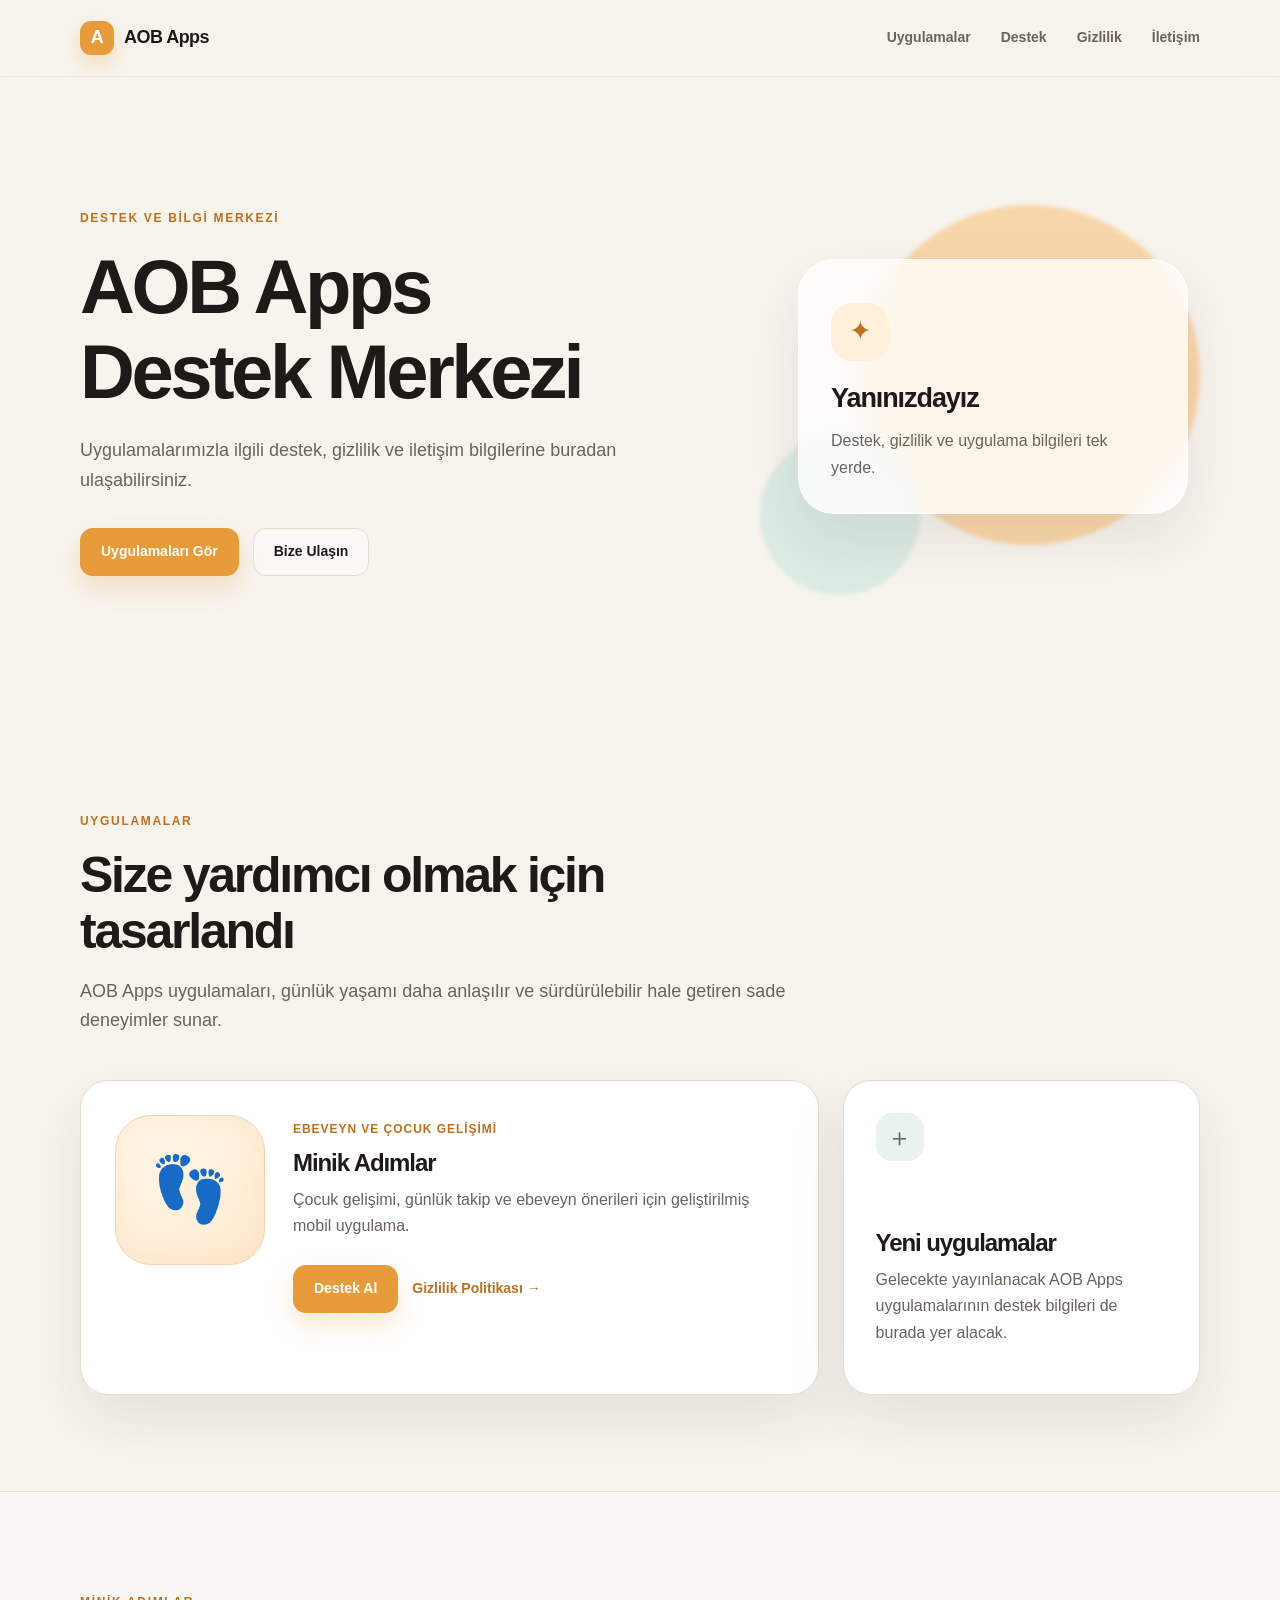
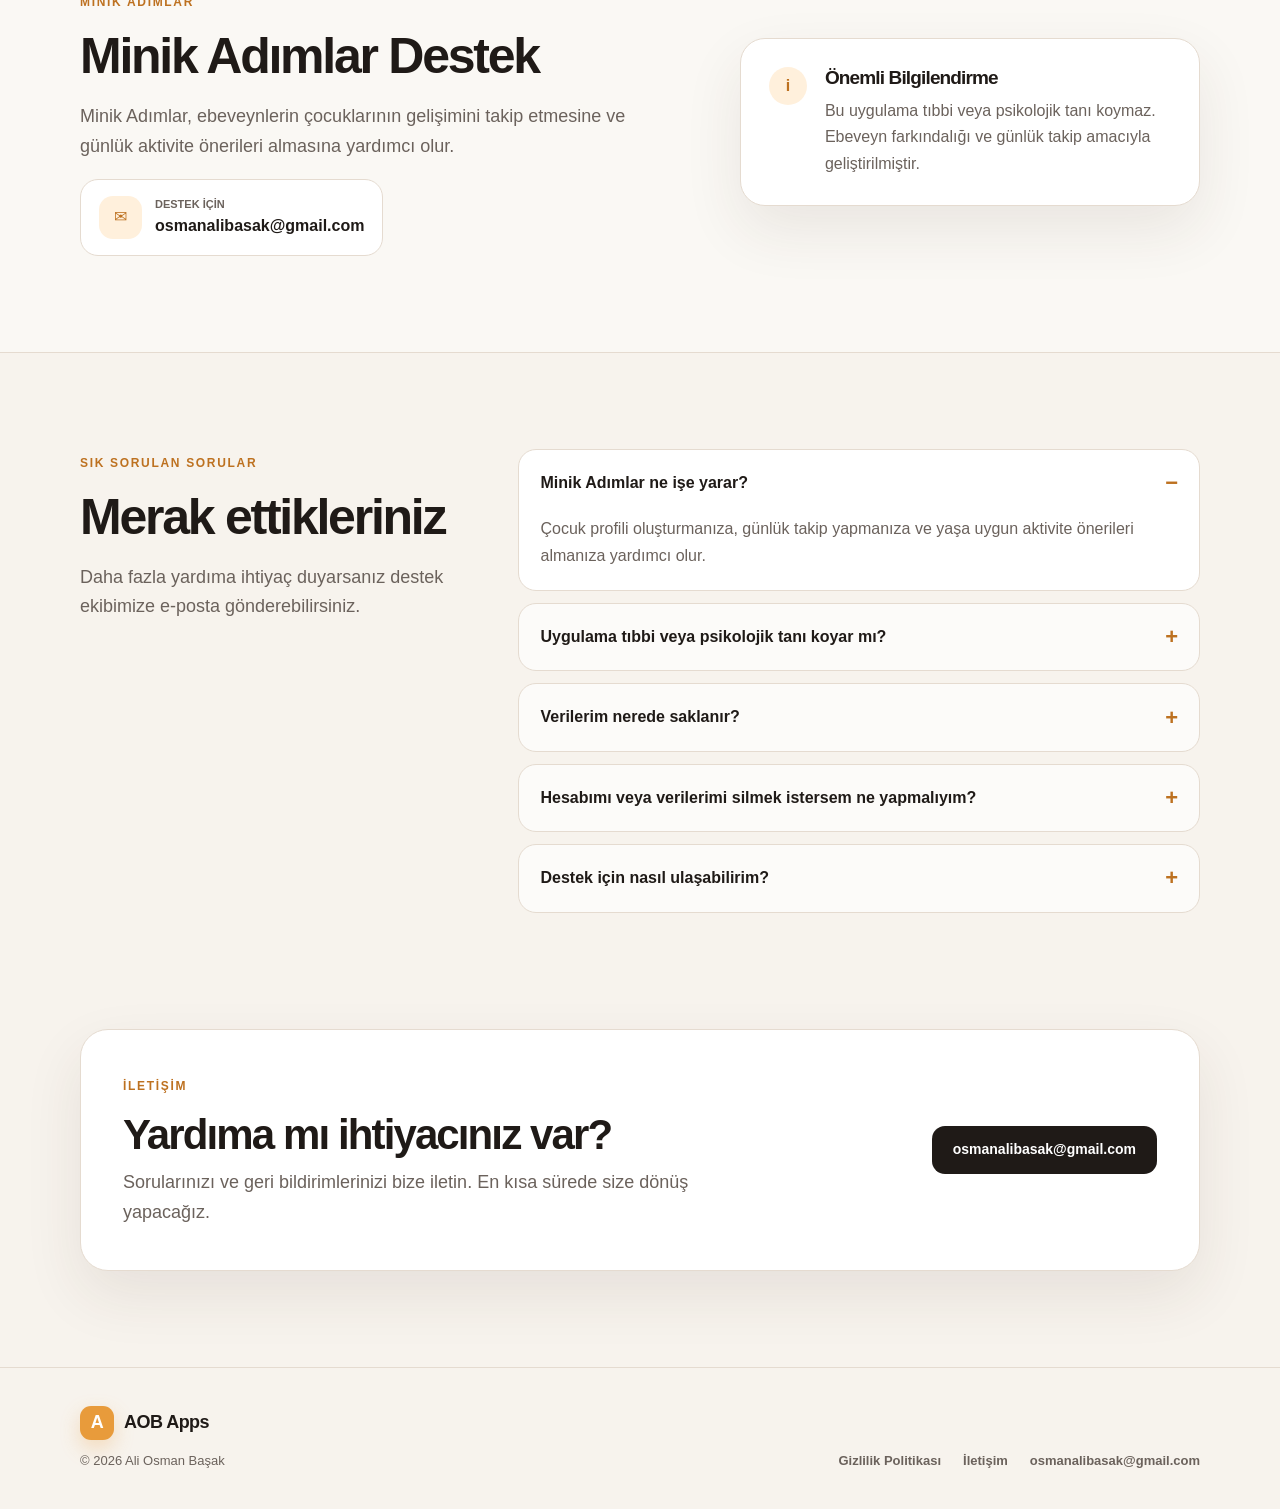
<file: index.html>
<!doctype html>
<html lang="tr">
  <head>
    <meta charset="UTF-8" />
    <meta name="viewport" content="width=device-width, initial-scale=1.0" />
    <meta
      name="description"
      content="AOB Apps tarafından geliştirilen mobil uygulamalar için destek, gizlilik politikası ve iletişim bilgileri."
    />
    <meta name="theme-color" content="#F7F3ED" />
    <title>AOB Apps Destek Merkezi</title>
    <link rel="stylesheet" href="styles.css" />
  </head>
  <body>
    <header class="site-header">
      <div class="container header-inner">
        <a class="brand" href="index.html" aria-label="AOB Apps ana sayfa">
          <span class="brand-mark" aria-hidden="true">A</span>
          <span>AOB Apps</span>
        </a>
        <nav class="navigation" aria-label="Ana navigasyon">
          <a href="#uygulamalar">Uygulamalar</a>
          <a href="#destek">Destek</a>
          <a href="privacy.html">Gizlilik</a>
          <a href="contact.html">İletişim</a>
        </nav>
      </div>
    </header>

    <main>
      <section class="hero">
        <div class="container hero-grid">
          <div>
            <span class="eyebrow">Destek ve bilgi merkezi</span>
            <h1>AOB Apps Destek Merkezi</h1>
            <p class="hero-copy">
              Uygulamalarımızla ilgili destek, gizlilik ve iletişim bilgilerine
              buradan ulaşabilirsiniz.
            </p>
            <div class="hero-actions">
              <a class="button button-primary" href="#uygulamalar"
                >Uygulamaları Gör</a
              >
              <a class="button button-secondary" href="mailto:osmanalibasak@gmail.com"
                >Bize Ulaşın</a
              >
            </div>
          </div>
          <div class="hero-visual" aria-hidden="true">
            <div class="visual-orbit orbit-one"></div>
            <div class="visual-orbit orbit-two"></div>
            <div class="visual-card">
              <span class="visual-icon">✦</span>
              <strong>Yanınızdayız</strong>
              <span>Destek, gizlilik ve uygulama bilgileri tek yerde.</span>
            </div>
          </div>
        </div>
      </section>

      <section class="section" id="uygulamalar">
        <div class="container">
          <div class="section-heading">
            <span class="eyebrow">Uygulamalar</span>
            <h2>Size yardımcı olmak için tasarlandı</h2>
            <p>
              AOB Apps uygulamaları, günlük yaşamı daha anlaşılır ve
              sürdürülebilir hale getiren sade deneyimler sunar.
            </p>
          </div>

          <div class="apps-grid">
            <article class="app-card">
              <div class="app-icon" aria-hidden="true">👣</div>
              <div class="app-card-content">
                <span class="app-label">Ebeveyn ve çocuk gelişimi</span>
                <h3>Minik Adımlar</h3>
                <p>
                  Çocuk gelişimi, günlük takip ve ebeveyn önerileri için
                  geliştirilmiş mobil uygulama.
                </p>
                <div class="card-actions">
                  <a class="button button-primary" href="#destek">Destek Al</a>
                  <a class="text-link" href="privacy.html"
                    >Gizlilik Politikası <span aria-hidden="true">→</span></a
                  >
                </div>
              </div>
            </article>

            <article class="future-card">
              <span class="future-icon" aria-hidden="true">＋</span>
              <h3>Yeni uygulamalar</h3>
              <p>
                Gelecekte yayınlanacak AOB Apps uygulamalarının destek bilgileri
                de burada yer alacak.
              </p>
            </article>
          </div>
        </div>
      </section>

      <section class="section section-tinted" id="destek">
        <div class="container support-grid">
          <div class="support-copy">
            <span class="eyebrow">Minik Adımlar</span>
            <h2>Minik Adımlar Destek</h2>
            <p>
              Minik Adımlar, ebeveynlerin çocuklarının gelişimini takip etmesine
              ve günlük aktivite önerileri almasına yardımcı olur.
            </p>
            <div class="contact-card">
              <span class="contact-icon" aria-hidden="true">✉</span>
              <div>
                <span>Destek için</span>
                <a href="mailto:osmanalibasak@gmail.com">osmanalibasak@gmail.com</a>
              </div>
            </div>
          </div>
          <aside class="notice-card">
            <span class="notice-icon" aria-hidden="true">i</span>
            <div>
              <h3>Önemli Bilgilendirme</h3>
              <p>
                Bu uygulama tıbbi veya psikolojik tanı koymaz. Ebeveyn
                farkındalığı ve günlük takip amacıyla geliştirilmiştir.
              </p>
            </div>
          </aside>
        </div>
      </section>

      <section class="section" id="sss">
        <div class="container faq-layout">
          <div class="section-heading faq-heading">
            <span class="eyebrow">Sık Sorulan Sorular</span>
            <h2>Merak ettikleriniz</h2>
            <p>
              Daha fazla yardıma ihtiyaç duyarsanız destek ekibimize e-posta
              gönderebilirsiniz.
            </p>
          </div>
          <div class="faq-list">
            <details open>
              <summary>Minik Adımlar ne işe yarar?</summary>
              <p>
                Çocuk profili oluşturmanıza, günlük takip yapmanıza ve yaşa
                uygun aktivite önerileri almanıza yardımcı olur.
              </p>
            </details>
            <details>
              <summary>Uygulama tıbbi veya psikolojik tanı koyar mı?</summary>
              <p>
                Hayır. Uygulama tanı koymaz, tedavi önermez. Sadece ebeveyn
                farkındalığı ve günlük takip amacı taşır.
              </p>
            </details>
            <details>
              <summary>Verilerim nerede saklanır?</summary>
              <p>
                Uygulama verileri güvenli şekilde Firebase altyapısı üzerinde
                saklanabilir. Kullanıcı verileri uygulama deneyimini
                kişiselleştirmek için kullanılır.
              </p>
            </details>
            <details>
              <summary>Hesabımı veya verilerimi silmek istersem ne yapmalıyım?</summary>
              <p>
                <a href="mailto:osmanalibasak@gmail.com">osmanalibasak@gmail.com</a>
                adresinden bizimle iletişime geçebilirsiniz.
              </p>
            </details>
            <details>
              <summary>Destek için nasıl ulaşabilirim?</summary>
              <p>
                <a href="mailto:osmanalibasak@gmail.com">osmanalibasak@gmail.com</a>
                adresine e-posta gönderebilirsiniz.
              </p>
            </details>
          </div>
        </div>
      </section>

      <section class="section contact-section" id="iletisim">
        <div class="container contact-panel">
          <div>
            <span class="eyebrow">İletişim</span>
            <h2>Yardıma mı ihtiyacınız var?</h2>
            <p>
              Sorularınızı ve geri bildirimlerinizi bize iletin. En kısa sürede
              size dönüş yapacağız.
            </p>
          </div>
          <a class="button button-dark" href="mailto:osmanalibasak@gmail.com"
            >osmanalibasak@gmail.com</a
          >
        </div>
      </section>
    </main>

    <footer class="site-footer">
      <div class="container footer-inner">
        <div>
          <a class="brand footer-brand" href="index.html">
            <span class="brand-mark" aria-hidden="true">A</span>
            <span>AOB Apps</span>
          </a>
          <p>© 2026 Ali Osman Başak</p>
        </div>
        <div class="footer-links">
          <a href="privacy.html">Gizlilik Politikası</a>
          <a href="contact.html">İletişim</a>
          <a href="mailto:osmanalibasak@gmail.com">osmanalibasak@gmail.com</a>
        </div>
      </div>
    </footer>
  </body>
</html>
</file>
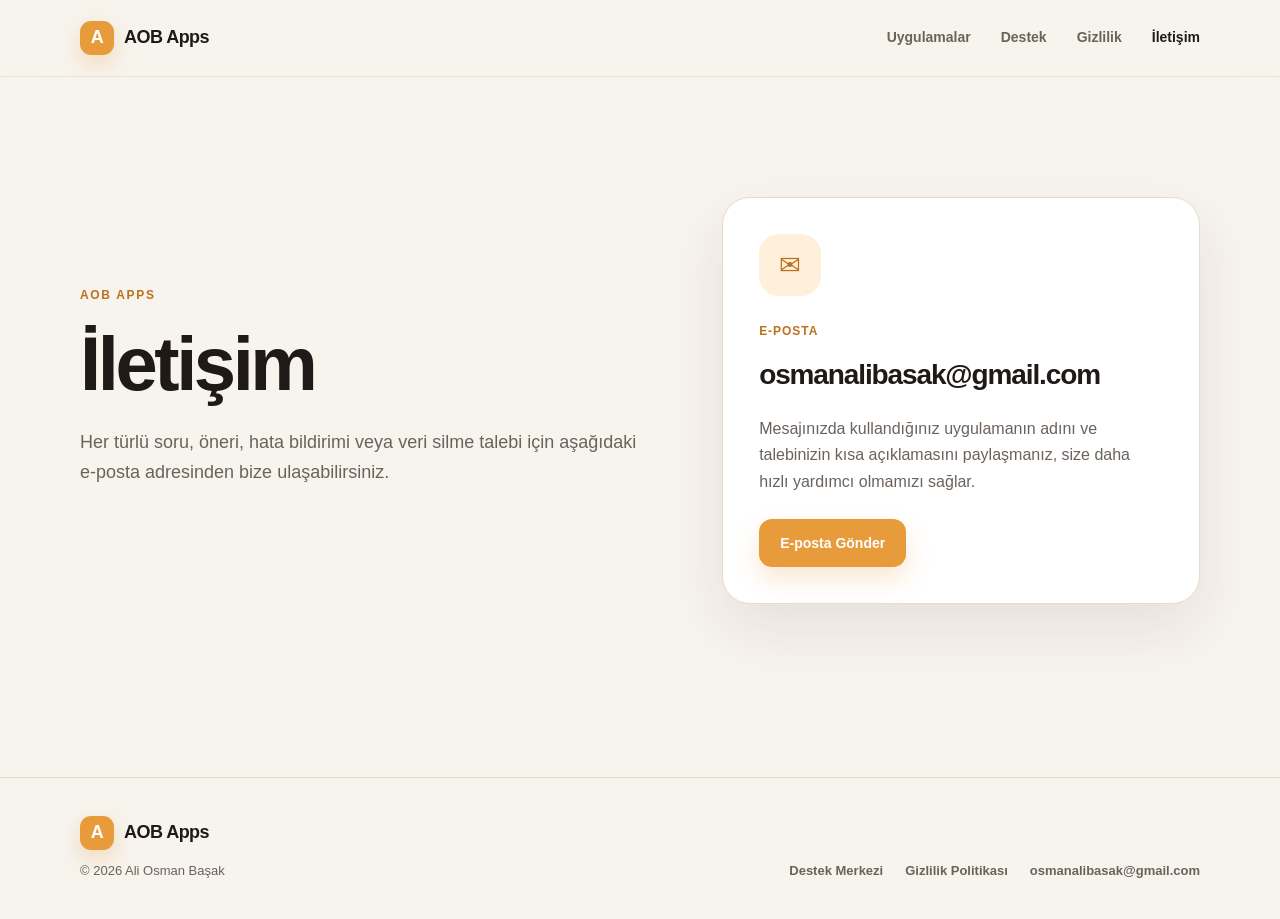
<file: contact/index.html>
<!doctype html>
<html lang="tr">
  <head>
    <meta charset="UTF-8" />
    <meta http-equiv="refresh" content="0; url=../contact.html" />
    <link rel="canonical" href="../contact.html" />
    <title>AOB Apps Destek Merkezi</title>
  </head>
  <body>
    <p>
      İletişim sayfasına yönlendiriliyorsunuz.
      <a href="../contact.html">Devam etmek için tıklayın.</a>
    </p>
  </body>
</html>
</file>
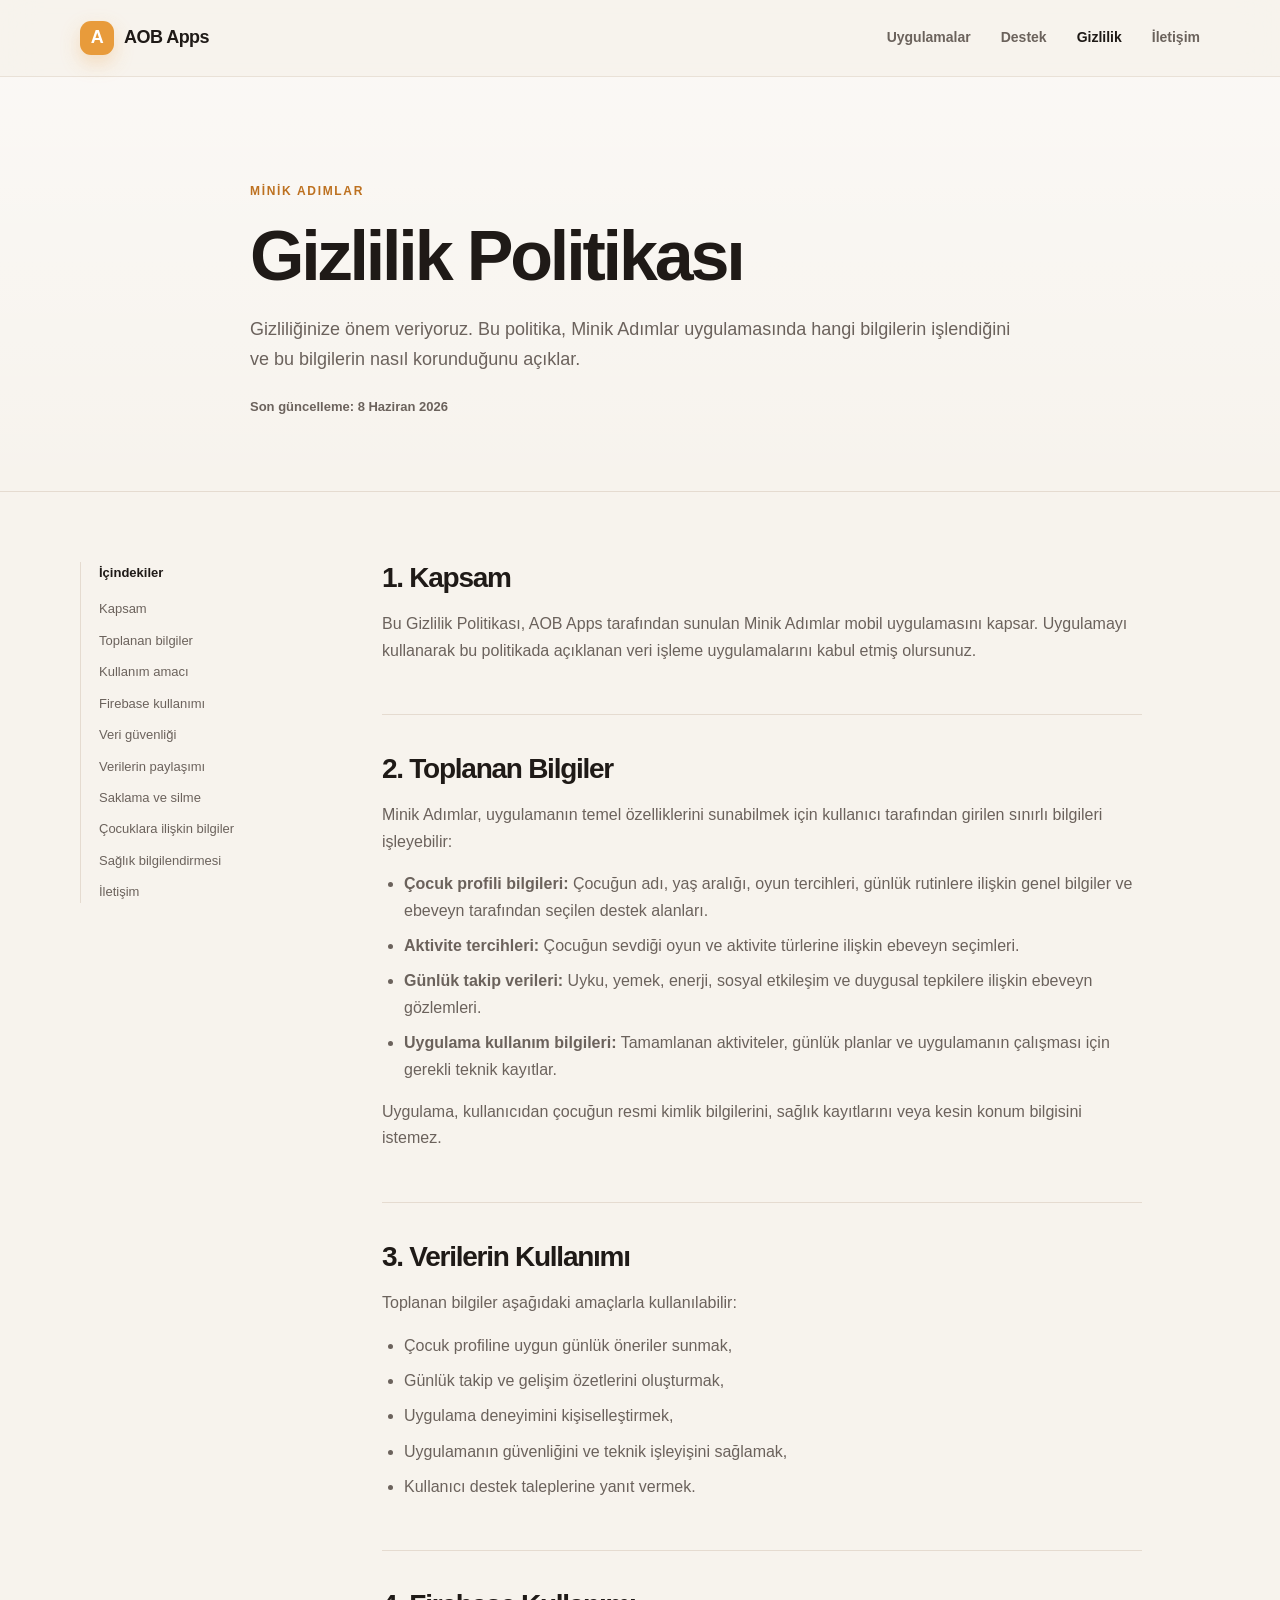
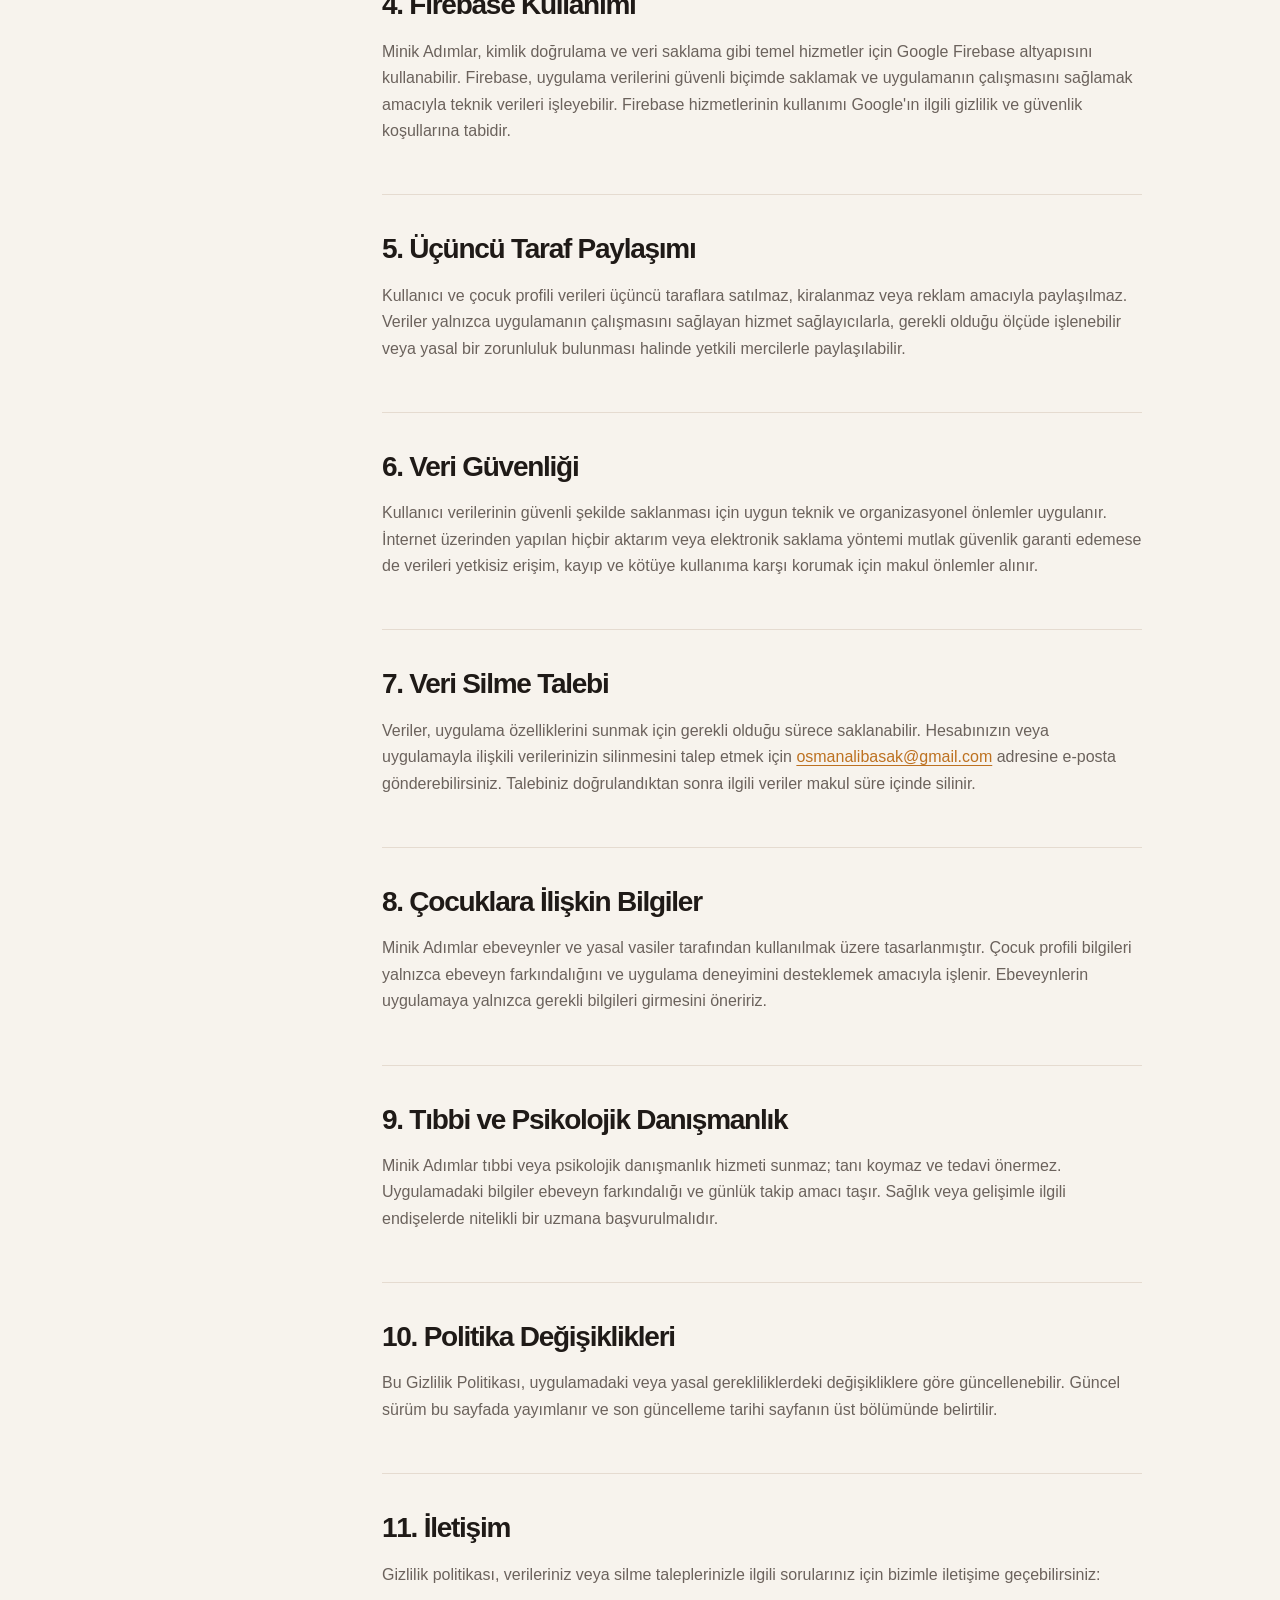
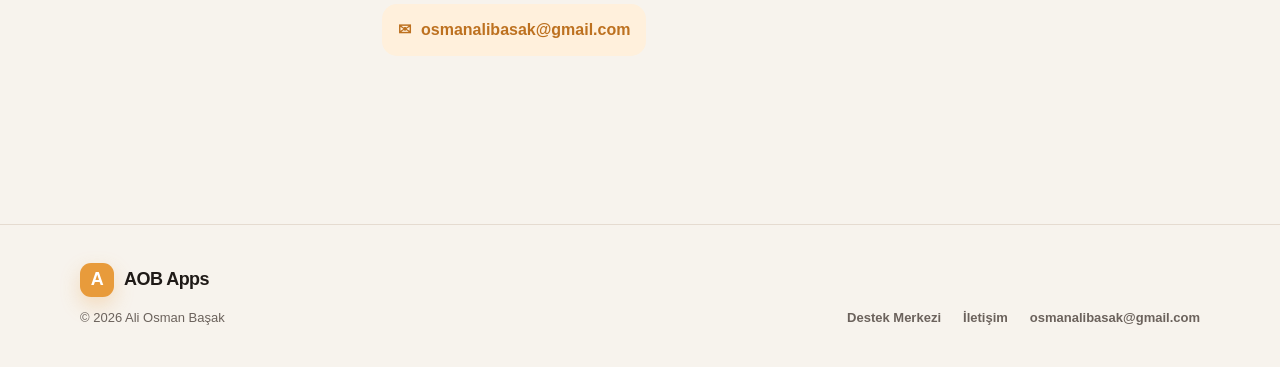
<file: privacy/index.html>
<!doctype html>
<html lang="tr">
  <head>
    <meta charset="UTF-8" />
    <meta http-equiv="refresh" content="0; url=../privacy.html" />
    <link rel="canonical" href="../privacy.html" />
    <title>AOB Apps Destek Merkezi</title>
  </head>
  <body>
    <p>
      Gizlilik politikasına yönlendiriliyorsunuz.
      <a href="../privacy.html">Devam etmek için tıklayın.</a>
    </p>
  </body>
</html>
</file>
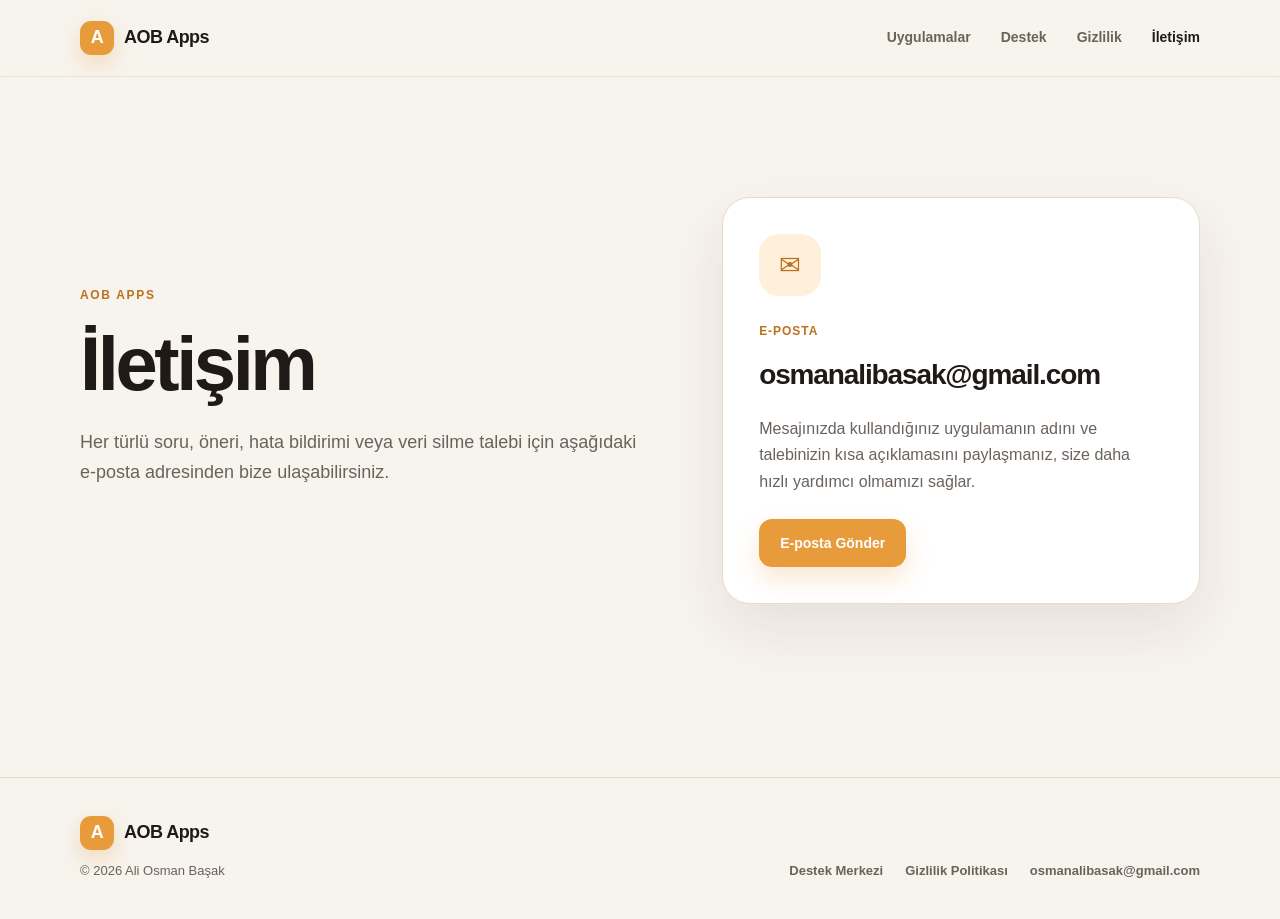
<file: contact.html>
<!doctype html>
<html lang="tr">
  <head>
    <meta charset="UTF-8" />
    <meta name="viewport" content="width=device-width, initial-scale=1.0" />
    <meta
      name="description"
      content="AOB Apps tarafından geliştirilen mobil uygulamalar için destek, gizlilik politikası ve iletişim bilgileri."
    />
    <meta name="theme-color" content="#F7F3ED" />
    <title>AOB Apps Destek Merkezi</title>
    <link rel="stylesheet" href="styles.css" />
  </head>
  <body>
    <header class="site-header">
      <div class="container header-inner">
        <a class="brand" href="index.html" aria-label="AOB Apps ana sayfa">
          <span class="brand-mark" aria-hidden="true">A</span>
          <span>AOB Apps</span>
        </a>
        <nav class="navigation" aria-label="Ana navigasyon">
          <a href="index.html#uygulamalar">Uygulamalar</a>
          <a href="index.html#destek">Destek</a>
          <a href="privacy.html">Gizlilik</a>
          <a href="contact.html" aria-current="page">İletişim</a>
        </nav>
      </div>
    </header>

    <main>
      <section class="contact-page">
        <div class="container contact-page-grid">
          <div>
            <span class="eyebrow">AOB Apps</span>
            <h1>İletişim</h1>
            <p class="hero-copy">
              Her türlü soru, öneri, hata bildirimi veya veri silme talebi için
              aşağıdaki e-posta adresinden bize ulaşabilirsiniz.
            </p>
          </div>
          <div class="contact-page-card">
            <span class="contact-page-icon" aria-hidden="true">✉</span>
            <span class="app-label">E-posta</span>
            <a href="mailto:osmanalibasak@gmail.com"
              >osmanalibasak@gmail.com</a
            >
            <p>
              Mesajınızda kullandığınız uygulamanın adını ve talebinizin kısa
              açıklamasını paylaşmanız, size daha hızlı yardımcı olmamızı
              sağlar.
            </p>
            <a
              class="button button-primary"
              href="mailto:osmanalibasak@gmail.com"
              >E-posta Gönder</a
            >
          </div>
        </div>
      </section>
    </main>

    <footer class="site-footer">
      <div class="container footer-inner">
        <div>
          <a class="brand footer-brand" href="index.html">
            <span class="brand-mark" aria-hidden="true">A</span>
            <span>AOB Apps</span>
          </a>
          <p>© 2026 Ali Osman Başak</p>
        </div>
        <div class="footer-links">
          <a href="index.html">Destek Merkezi</a>
          <a href="privacy.html">Gizlilik Politikası</a>
          <a href="mailto:osmanalibasak@gmail.com">osmanalibasak@gmail.com</a>
        </div>
      </div>
    </footer>
  </body>
</html>
</file>
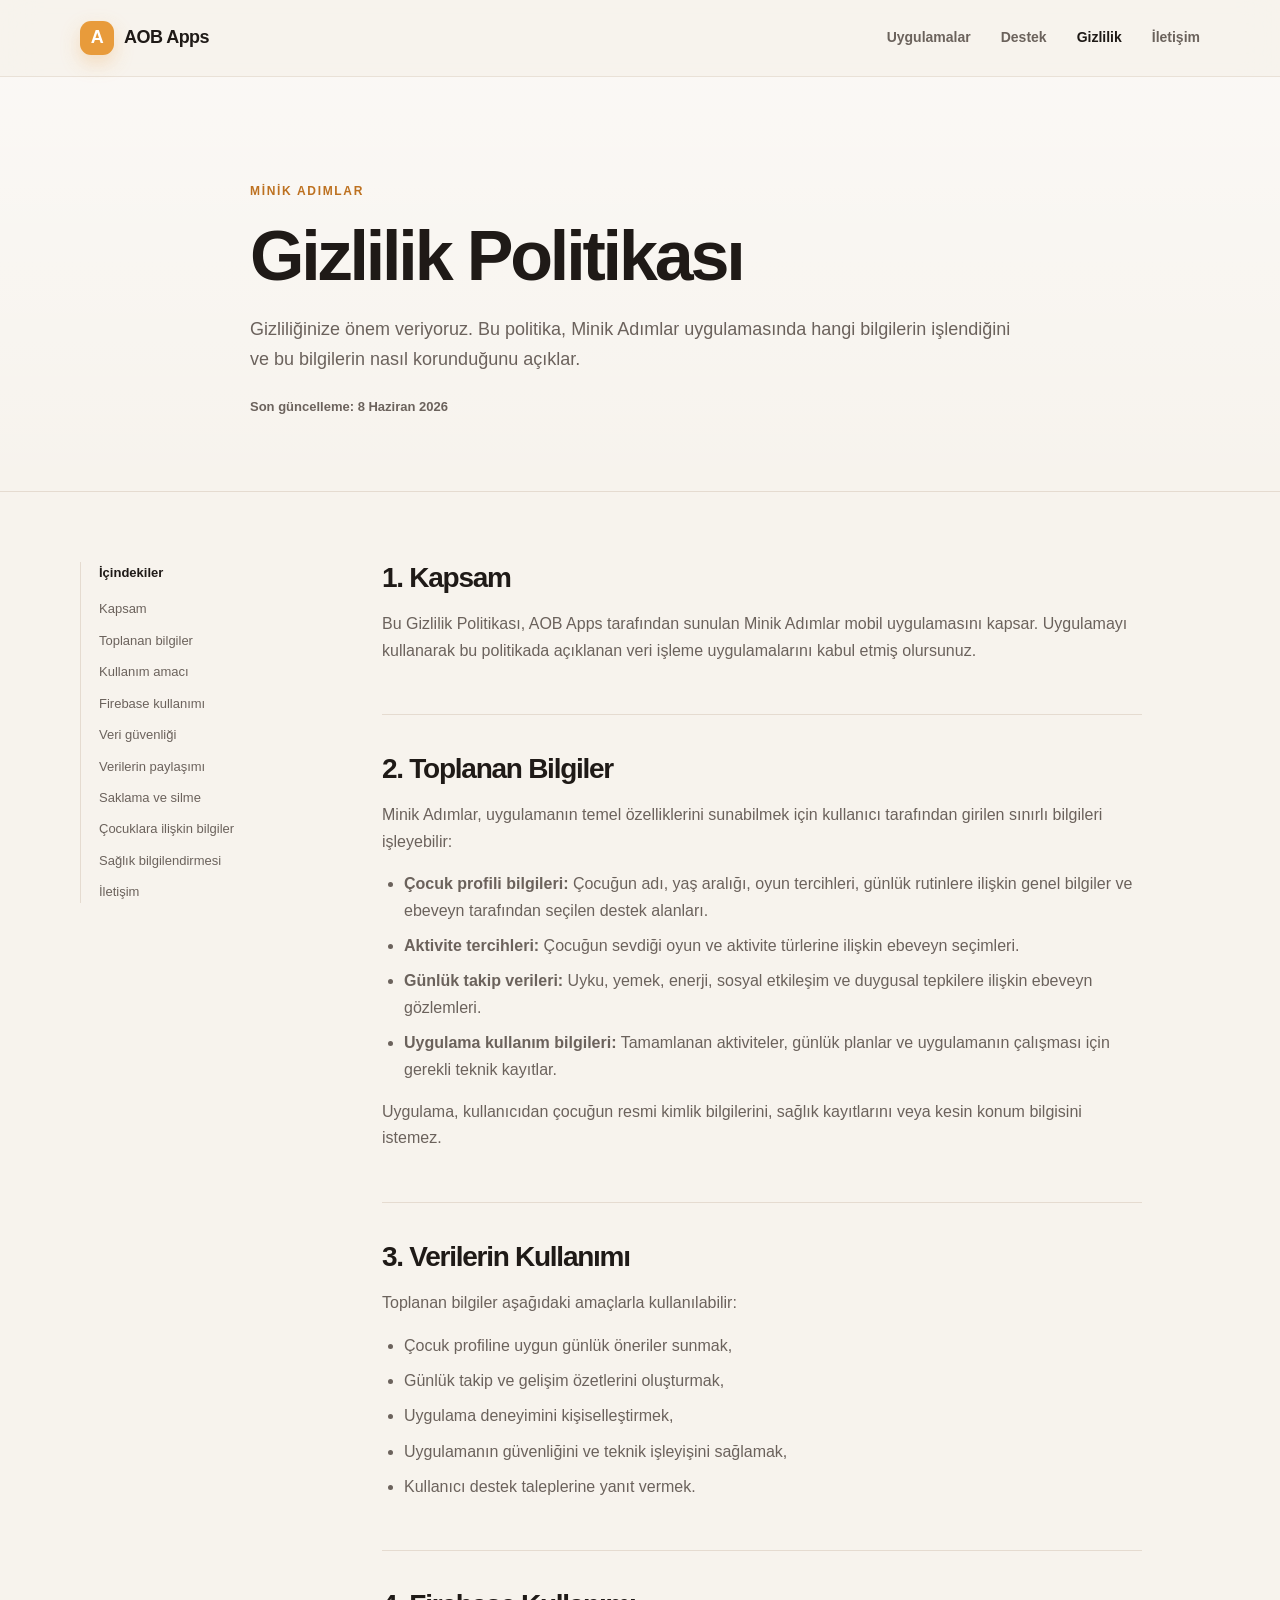
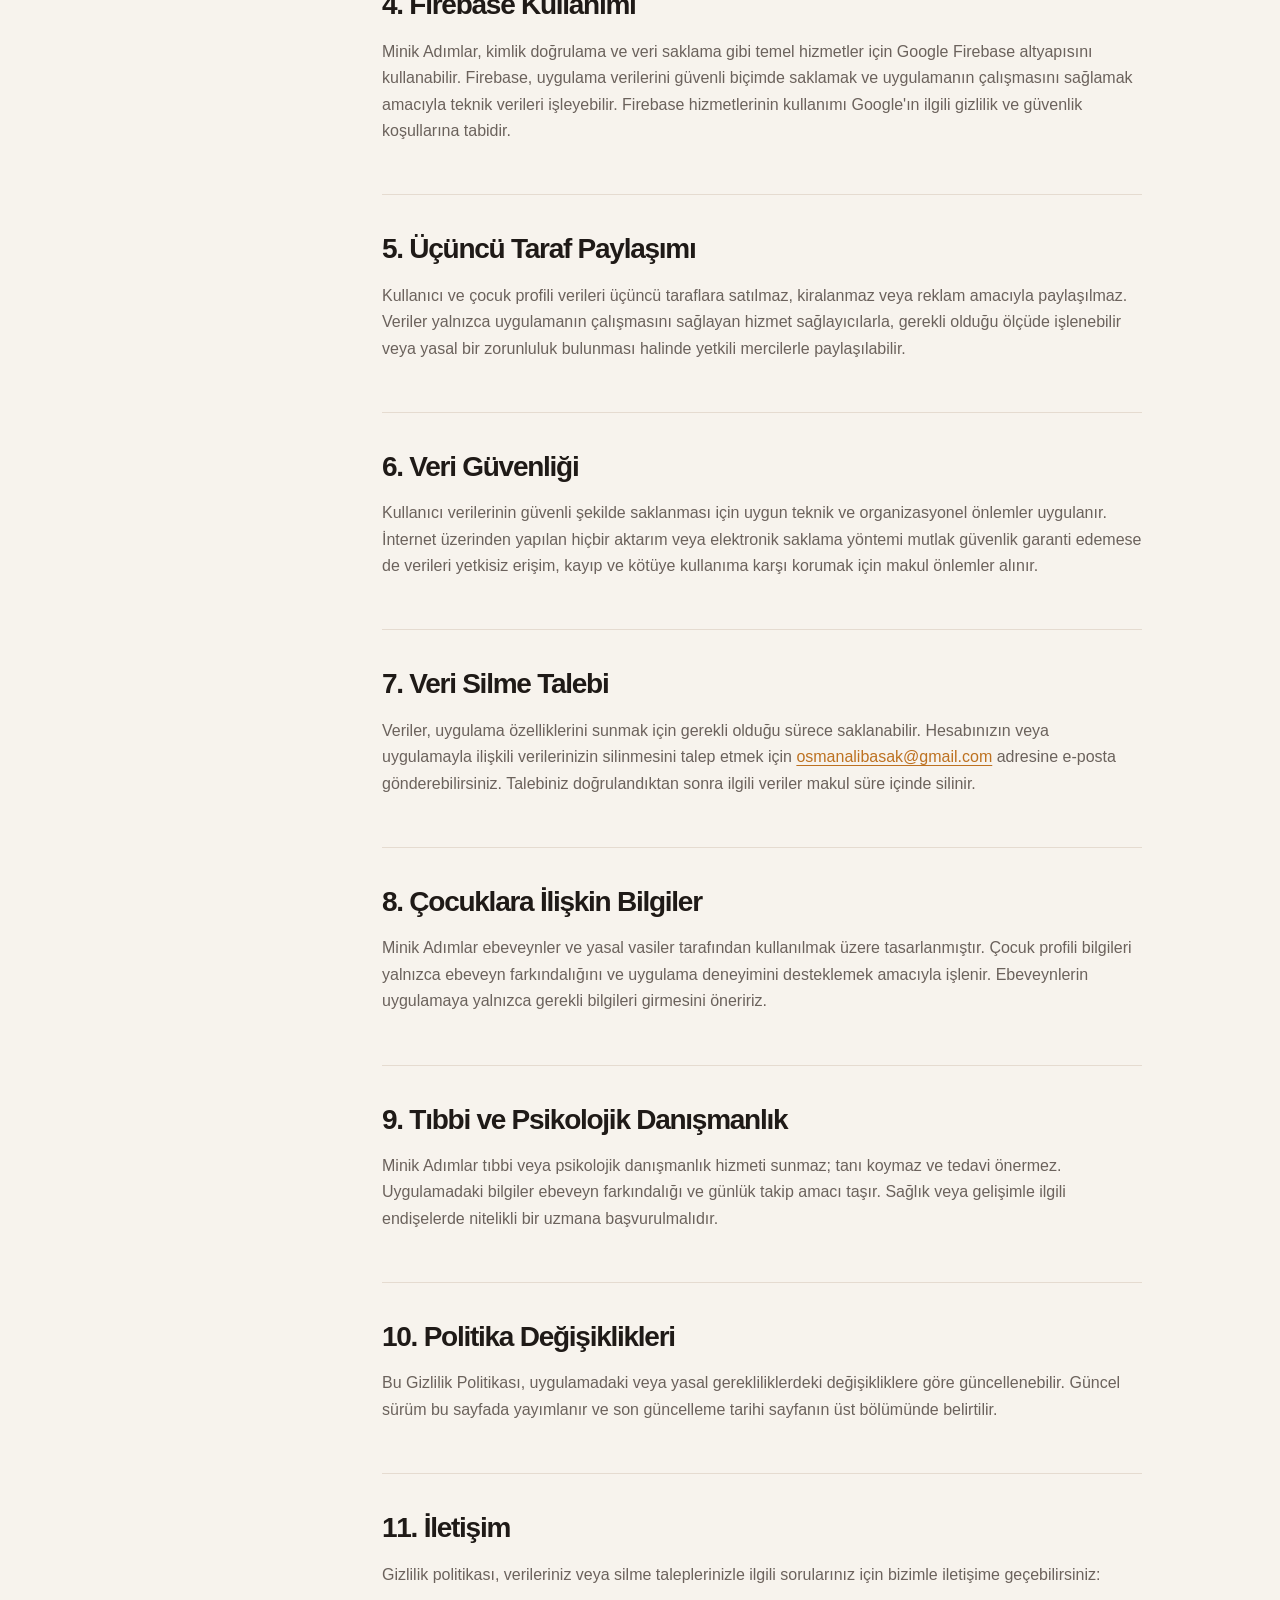
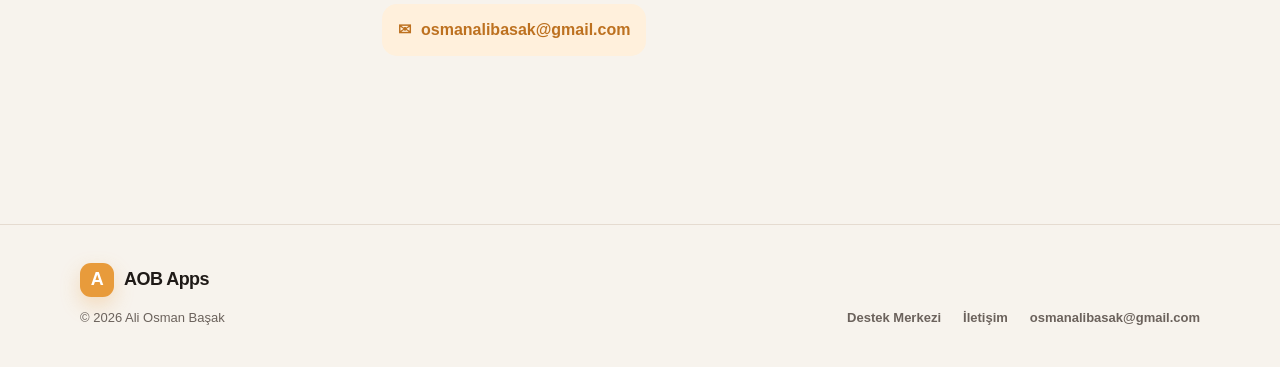
<file: privacy.html>
<!doctype html>
<html lang="tr">
  <head>
    <meta charset="UTF-8" />
    <meta name="viewport" content="width=device-width, initial-scale=1.0" />
    <meta
      name="description"
      content="AOB Apps tarafından geliştirilen mobil uygulamalar için destek, gizlilik politikası ve iletişim bilgileri."
    />
    <meta name="theme-color" content="#F7F3ED" />
    <title>AOB Apps Destek Merkezi</title>
    <link rel="stylesheet" href="styles.css" />
  </head>
  <body>
    <header class="site-header">
      <div class="container header-inner">
        <a class="brand" href="index.html" aria-label="AOB Apps ana sayfa">
          <span class="brand-mark" aria-hidden="true">A</span>
          <span>AOB Apps</span>
        </a>
        <nav class="navigation" aria-label="Ana navigasyon">
          <a href="index.html#uygulamalar">Uygulamalar</a>
          <a href="index.html#destek">Destek</a>
          <a href="privacy.html" aria-current="page">Gizlilik</a>
          <a href="contact.html">İletişim</a>
        </nav>
      </div>
    </header>

    <main>
      <section class="privacy-hero">
        <div class="container narrow">
          <span class="eyebrow">Minik Adımlar</span>
          <h1>Gizlilik Politikası</h1>
          <p>
            Gizliliğinize önem veriyoruz. Bu politika, Minik Adımlar
            uygulamasında hangi bilgilerin işlendiğini ve bu bilgilerin nasıl
            korunduğunu açıklar.
          </p>
          <span class="updated-date">Son güncelleme: 8 Haziran 2026</span>
        </div>
      </section>

      <section class="section privacy-section">
        <div class="container privacy-layout">
          <aside class="privacy-nav">
            <strong>İçindekiler</strong>
            <a href="#kapsam">Kapsam</a>
            <a href="#toplanan-bilgiler">Toplanan bilgiler</a>
            <a href="#kullanim-amaci">Kullanım amacı</a>
            <a href="#firebase">Firebase kullanımı</a>
            <a href="#veri-guvenligi">Veri güvenliği</a>
            <a href="#paylasim">Verilerin paylaşımı</a>
            <a href="#saklama-silme">Saklama ve silme</a>
            <a href="#cocuklar">Çocuklara ilişkin bilgiler</a>
            <a href="#saglik">Sağlık bilgilendirmesi</a>
            <a href="contact.html">İletişim</a>
          </aside>

          <article class="privacy-content">
            <section id="kapsam">
              <h2>1. Kapsam</h2>
              <p>
                Bu Gizlilik Politikası, AOB Apps tarafından sunulan Minik
                Adımlar mobil uygulamasını kapsar. Uygulamayı kullanarak bu
                politikada açıklanan veri işleme uygulamalarını kabul etmiş
                olursunuz.
              </p>
            </section>

            <section id="toplanan-bilgiler">
              <h2>2. Toplanan Bilgiler</h2>
              <p>
                Minik Adımlar, uygulamanın temel özelliklerini sunabilmek için
                kullanıcı tarafından girilen sınırlı bilgileri işleyebilir:
              </p>
              <ul>
                <li>
                  <strong>Çocuk profili bilgileri:</strong> Çocuğun adı, yaş
                  aralığı, oyun tercihleri, günlük rutinlere ilişkin genel
                  bilgiler ve ebeveyn tarafından seçilen destek alanları.
                </li>
                <li>
                  <strong>Aktivite tercihleri:</strong> Çocuğun sevdiği oyun ve
                  aktivite türlerine ilişkin ebeveyn seçimleri.
                </li>
                <li>
                  <strong>Günlük takip verileri:</strong> Uyku, yemek, enerji,
                  sosyal etkileşim ve duygusal tepkilere ilişkin ebeveyn
                  gözlemleri.
                </li>
                <li>
                  <strong>Uygulama kullanım bilgileri:</strong> Tamamlanan
                  aktiviteler, günlük planlar ve uygulamanın çalışması için
                  gerekli teknik kayıtlar.
                </li>
              </ul>
              <p>
                Uygulama, kullanıcıdan çocuğun resmi kimlik bilgilerini, sağlık
                kayıtlarını veya kesin konum bilgisini istemez.
              </p>
            </section>

            <section id="kullanim-amaci">
              <h2>3. Verilerin Kullanımı</h2>
              <p>Toplanan bilgiler aşağıdaki amaçlarla kullanılabilir:</p>
              <ul>
                <li>Çocuk profiline uygun günlük öneriler sunmak,</li>
                <li>Günlük takip ve gelişim özetlerini oluşturmak,</li>
                <li>Uygulama deneyimini kişiselleştirmek,</li>
                <li>Uygulamanın güvenliğini ve teknik işleyişini sağlamak,</li>
                <li>Kullanıcı destek taleplerine yanıt vermek.</li>
              </ul>
            </section>

            <section id="firebase">
              <h2>4. Firebase Kullanımı</h2>
              <p>
                Minik Adımlar, kimlik doğrulama ve veri saklama gibi temel
                hizmetler için Google Firebase altyapısını kullanabilir.
                Firebase, uygulama verilerini güvenli biçimde saklamak ve
                uygulamanın çalışmasını sağlamak amacıyla teknik verileri
                işleyebilir. Firebase hizmetlerinin kullanımı Google'ın ilgili
                gizlilik ve güvenlik koşullarına tabidir.
              </p>
            </section>

            <section id="paylasim">
              <h2>5. Üçüncü Taraf Paylaşımı</h2>
              <p>
                Kullanıcı ve çocuk profili verileri üçüncü taraflara satılmaz,
                kiralanmaz veya reklam amacıyla paylaşılmaz. Veriler yalnızca
                uygulamanın çalışmasını sağlayan hizmet sağlayıcılarla, gerekli
                olduğu ölçüde işlenebilir veya yasal bir zorunluluk bulunması
                halinde yetkili mercilerle paylaşılabilir.
              </p>
            </section>

            <section id="veri-guvenligi">
              <h2>6. Veri Güvenliği</h2>
              <p>
                Kullanıcı verilerinin güvenli şekilde saklanması için uygun
                teknik ve organizasyonel önlemler uygulanır. İnternet üzerinden
                yapılan hiçbir aktarım veya elektronik saklama yöntemi mutlak
                güvenlik garanti edemese de verileri yetkisiz erişim, kayıp ve
                kötüye kullanıma karşı korumak için makul önlemler alınır.
              </p>
            </section>

            <section id="saklama-silme">
              <h2>7. Veri Silme Talebi</h2>
              <p>
                Veriler, uygulama özelliklerini sunmak için gerekli olduğu
                sürece saklanabilir. Hesabınızın veya uygulamayla ilişkili
                verilerinizin silinmesini talep etmek için
                <a href="mailto:osmanalibasak@gmail.com">osmanalibasak@gmail.com</a>
                adresine e-posta gönderebilirsiniz. Talebiniz doğrulandıktan
                sonra ilgili veriler makul süre içinde silinir.
              </p>
            </section>

            <section id="cocuklar">
              <h2>8. Çocuklara İlişkin Bilgiler</h2>
              <p>
                Minik Adımlar ebeveynler ve yasal vasiler tarafından kullanılmak
                üzere tasarlanmıştır. Çocuk profili bilgileri yalnızca ebeveyn
                farkındalığını ve uygulama deneyimini desteklemek amacıyla
                işlenir. Ebeveynlerin uygulamaya yalnızca gerekli bilgileri
                girmesini öneririz.
              </p>
            </section>

            <section id="saglik">
              <h2>9. Tıbbi ve Psikolojik Danışmanlık</h2>
              <p>
                Minik Adımlar tıbbi veya psikolojik danışmanlık hizmeti sunmaz;
                tanı koymaz ve tedavi önermez. Uygulamadaki bilgiler ebeveyn
                farkındalığı ve günlük takip amacı taşır. Sağlık veya gelişimle
                ilgili endişelerde nitelikli bir uzmana başvurulmalıdır.
              </p>
            </section>

            <section>
              <h2>10. Politika Değişiklikleri</h2>
              <p>
                Bu Gizlilik Politikası, uygulamadaki veya yasal gerekliliklerdeki
                değişikliklere göre güncellenebilir. Güncel sürüm bu sayfada
                yayımlanır ve son güncelleme tarihi sayfanın üst bölümünde
                belirtilir.
              </p>
            </section>

            <section id="iletisim">
              <h2>11. İletişim</h2>
              <p>
                Gizlilik politikası, verileriniz veya silme taleplerinizle ilgili
                sorularınız için bizimle iletişime geçebilirsiniz:
              </p>
              <a class="privacy-contact" href="mailto:osmanalibasak@gmail.com">
                <span aria-hidden="true">✉</span>
                osmanalibasak@gmail.com
              </a>
            </section>
          </article>
        </div>
      </section>
    </main>

    <footer class="site-footer">
      <div class="container footer-inner">
        <div>
          <a class="brand footer-brand" href="index.html">
            <span class="brand-mark" aria-hidden="true">A</span>
            <span>AOB Apps</span>
          </a>
          <p>© 2026 Ali Osman Başak</p>
        </div>
        <div class="footer-links">
          <a href="index.html">Destek Merkezi</a>
          <a href="contact.html">İletişim</a>
          <a href="mailto:osmanalibasak@gmail.com">osmanalibasak@gmail.com</a>
        </div>
      </div>
    </footer>
  </body>
</html>
</file>
<file: styles.css>
:root {
  --background: #f7f3ed;
  --text: #1f1a17;
  --accent: #e89b3b;
  --accent-dark: #bd7120;
  --card: #ffffff;
  --muted: #6b625c;
  --line: #e5dbd0;
  --soft-accent: #fff0dc;
  --soft-green: #e9f2ed;
  --shadow: 0 24px 60px rgba(69, 48, 31, 0.09);
}

* {
  box-sizing: border-box;
}

html {
  scroll-behavior: smooth;
}

body {
  margin: 0;
  background: var(--background);
  color: var(--text);
  font-family:
    -apple-system, BlinkMacSystemFont, "Segoe UI", sans-serif;
  line-height: 1.65;
  -webkit-font-smoothing: antialiased;
}

a {
  color: inherit;
  text-decoration: none;
}

.container {
  width: min(1120px, calc(100% - 40px));
  margin: 0 auto;
}

.narrow {
  width: min(780px, calc(100% - 40px));
}

.site-header {
  position: sticky;
  z-index: 20;
  top: 0;
  border-bottom: 1px solid rgba(229, 219, 208, 0.75);
  background: rgba(247, 243, 237, 0.9);
  backdrop-filter: blur(18px);
}

.header-inner {
  display: flex;
  min-height: 76px;
  align-items: center;
  justify-content: space-between;
  gap: 24px;
}

.brand {
  display: inline-flex;
  align-items: center;
  gap: 10px;
  font-size: 18px;
  font-weight: 800;
  letter-spacing: -0.03em;
}

.brand-mark {
  display: grid;
  width: 34px;
  height: 34px;
  place-items: center;
  border-radius: 11px;
  background: var(--accent);
  color: #fff;
  box-shadow: 0 8px 20px rgba(232, 155, 59, 0.28);
}

.navigation {
  display: flex;
  align-items: center;
  gap: 30px;
  color: var(--muted);
  font-size: 14px;
  font-weight: 650;
}

.navigation a {
  transition:
    color 160ms ease,
    transform 160ms ease;
}

.navigation a:hover,
.navigation a[aria-current="page"] {
  color: var(--text);
}

.hero {
  overflow: hidden;
  padding: 108px 0 116px;
}

.hero-grid {
  display: grid;
  align-items: center;
  grid-template-columns: 1.05fr 0.95fr;
  gap: 80px;
}

.eyebrow {
  display: inline-block;
  margin-bottom: 15px;
  color: var(--accent-dark);
  font-size: 12px;
  font-weight: 800;
  letter-spacing: 0.14em;
  text-transform: uppercase;
}

h1,
h2,
h3,
p {
  margin-top: 0;
}

h1,
h2,
h3 {
  letter-spacing: -0.045em;
  line-height: 1.12;
}

h1 {
  max-width: 680px;
  margin-bottom: 22px;
  font-size: clamp(48px, 7vw, 76px);
}

h2 {
  margin-bottom: 18px;
  font-size: clamp(34px, 4.5vw, 50px);
}

h3 {
  margin-bottom: 10px;
  font-size: 24px;
}

.hero-copy,
.section-heading p,
.support-copy > p,
.contact-panel p,
.privacy-hero p {
  color: var(--muted);
  font-size: 18px;
}

.hero-copy {
  max-width: 590px;
  margin-bottom: 32px;
}

.hero-actions,
.card-actions {
  display: flex;
  flex-wrap: wrap;
  align-items: center;
  gap: 14px;
}

.button {
  display: inline-flex;
  min-height: 48px;
  align-items: center;
  justify-content: center;
  border: 1px solid transparent;
  border-radius: 13px;
  padding: 11px 20px;
  font-size: 14px;
  font-weight: 750;
  transition:
    transform 160ms ease,
    box-shadow 160ms ease,
    background 160ms ease;
}

.button:hover {
  transform: translateY(-2px);
}

.button-primary {
  background: var(--accent);
  color: #fff;
  box-shadow: 0 12px 24px rgba(232, 155, 59, 0.23);
}

.button-primary:hover {
  background: var(--accent-dark);
}

.button-secondary {
  border-color: var(--line);
  background: rgba(255, 255, 255, 0.5);
}

.button-dark {
  background: var(--text);
  color: #fff;
}

.hero-visual {
  position: relative;
  min-height: 410px;
}

.visual-card {
  position: absolute;
  top: 74px;
  right: 12px;
  display: flex;
  width: min(390px, 100%);
  min-height: 255px;
  flex-direction: column;
  justify-content: flex-end;
  border: 1px solid rgba(255, 255, 255, 0.9);
  border-radius: 36px;
  padding: 32px;
  background: rgba(255, 255, 255, 0.76);
  box-shadow: var(--shadow);
  backdrop-filter: blur(12px);
}

.visual-card strong {
  margin: 15px 0 8px;
  font-size: 27px;
  letter-spacing: -0.04em;
}

.visual-card > span:last-child {
  color: var(--muted);
}

.visual-icon {
  display: grid;
  width: 58px;
  height: 58px;
  place-items: center;
  border-radius: 20px;
  background: var(--soft-accent);
  color: var(--accent-dark);
  font-size: 27px;
}

.visual-orbit {
  position: absolute;
  border-radius: 999px;
  filter: blur(2px);
}

.orbit-one {
  top: 20px;
  right: 0;
  width: 340px;
  height: 340px;
  background: #f7d6a9;
}

.orbit-two {
  right: 280px;
  bottom: 0;
  width: 160px;
  height: 160px;
  background: #dbeae2;
}

.section {
  padding: 96px 0;
}

.section-tinted {
  border-top: 1px solid var(--line);
  border-bottom: 1px solid var(--line);
  background: rgba(255, 255, 255, 0.36);
}

.section-heading {
  max-width: 720px;
  margin-bottom: 44px;
}

.apps-grid {
  display: grid;
  grid-template-columns: 1.55fr 0.75fr;
  gap: 24px;
}

.app-card,
.future-card,
.notice-card,
.contact-card,
.contact-panel {
  border: 1px solid var(--line);
  background: var(--card);
  box-shadow: var(--shadow);
}

.app-card {
  display: grid;
  min-height: 315px;
  grid-template-columns: 150px 1fr;
  gap: 28px;
  border-radius: 28px;
  padding: 34px;
}

.app-icon {
  display: grid;
  width: 150px;
  height: 150px;
  place-items: center;
  border: 1px solid #f2d4aa;
  border-radius: 36px;
  background: linear-gradient(145deg, #fff7e9, #ffead1);
  font-size: 64px;
  box-shadow: inset 0 0 35px rgba(232, 155, 59, 0.12);
}

.app-label {
  display: inline-block;
  margin-bottom: 10px;
  color: var(--accent-dark);
  font-size: 12px;
  font-weight: 800;
  letter-spacing: 0.08em;
  text-transform: uppercase;
}

.app-card-content p,
.future-card p,
.notice-card p,
.faq-list p,
.privacy-content p,
.privacy-content li {
  color: var(--muted);
}

.app-card-content p {
  max-width: 580px;
  margin-bottom: 25px;
}

.text-link {
  color: var(--accent-dark);
  font-size: 14px;
  font-weight: 750;
}

.future-card {
  display: flex;
  min-height: 315px;
  flex-direction: column;
  justify-content: flex-end;
  border-radius: 28px;
  padding: 32px;
}

.future-icon {
  display: grid;
  width: 48px;
  height: 48px;
  margin-bottom: auto;
  place-items: center;
  border-radius: 16px;
  background: var(--soft-green);
  color: #52735e;
  font-size: 25px;
}

.support-grid {
  display: grid;
  align-items: center;
  grid-template-columns: 1fr 0.78fr;
  gap: 70px;
}

.contact-card {
  display: inline-flex;
  align-items: center;
  gap: 13px;
  border-radius: 18px;
  padding: 15px 18px;
  box-shadow: none;
}

.contact-card div {
  display: flex;
  flex-direction: column;
}

.contact-card span:not(.contact-icon) {
  color: var(--muted);
  font-size: 11px;
  font-weight: 700;
  text-transform: uppercase;
}

.contact-card a {
  font-weight: 750;
}

.contact-icon,
.notice-icon {
  display: grid;
  flex: 0 0 auto;
  place-items: center;
  background: var(--soft-accent);
  color: var(--accent-dark);
}

.contact-icon {
  width: 43px;
  height: 43px;
  border-radius: 14px;
}

.notice-card {
  display: flex;
  gap: 18px;
  border-radius: 25px;
  padding: 28px;
}

.notice-icon {
  width: 38px;
  height: 38px;
  border-radius: 50%;
  font-weight: 800;
}

.notice-card h3 {
  font-size: 19px;
}

.notice-card p {
  margin-bottom: 0;
}

.faq-layout {
  display: grid;
  grid-template-columns: 0.7fr 1.3fr;
  gap: 70px;
}

.faq-heading {
  position: sticky;
  top: 120px;
  align-self: start;
}

.faq-list {
  display: flex;
  flex-direction: column;
  gap: 12px;
}

.faq-list details {
  border: 1px solid var(--line);
  border-radius: 18px;
  background: rgba(255, 255, 255, 0.7);
  transition: background 160ms ease;
}

.faq-list details[open] {
  background: var(--card);
}

.faq-list summary {
  position: relative;
  cursor: pointer;
  list-style: none;
  padding: 20px 54px 20px 22px;
  font-weight: 750;
}

.faq-list summary::-webkit-details-marker {
  display: none;
}

.faq-list summary::after {
  position: absolute;
  top: 50%;
  right: 21px;
  content: "+";
  color: var(--accent-dark);
  font-size: 22px;
  transform: translateY(-50%);
}

.faq-list details[open] summary::after {
  content: "−";
}

.faq-list p {
  margin: 0;
  padding: 0 22px 21px;
}

.faq-list p a,
.privacy-content a {
  color: var(--accent-dark);
  text-decoration: underline;
  text-underline-offset: 3px;
}

.contact-section {
  padding-top: 20px;
}

.contact-panel {
  display: flex;
  align-items: center;
  justify-content: space-between;
  gap: 30px;
  border-radius: 28px;
  padding: 42px;
}

.contact-panel h2 {
  margin-bottom: 10px;
  font-size: clamp(30px, 4vw, 42px);
}

.contact-panel p {
  max-width: 620px;
  margin-bottom: 0;
}

.site-footer {
  border-top: 1px solid var(--line);
  padding: 38px 0;
}

.footer-inner {
  display: flex;
  align-items: flex-end;
  justify-content: space-between;
  gap: 30px;
}

.footer-brand {
  margin-bottom: 10px;
}

.footer-inner p {
  margin-bottom: 0;
  color: var(--muted);
  font-size: 13px;
}

.footer-links {
  display: flex;
  gap: 22px;
  color: var(--muted);
  font-size: 13px;
  font-weight: 650;
}

.privacy-hero {
  padding: 100px 0 72px;
  border-bottom: 1px solid var(--line);
  background: linear-gradient(180deg, rgba(255, 255, 255, 0.45), transparent);
}

.privacy-hero h1 {
  margin-bottom: 20px;
  font-size: clamp(46px, 7vw, 70px);
}

.updated-date {
  color: var(--muted);
  font-size: 13px;
  font-weight: 650;
}

.privacy-section {
  padding-top: 70px;
}

.privacy-layout {
  display: grid;
  grid-template-columns: 230px 1fr;
  gap: 72px;
}

.privacy-nav {
  position: sticky;
  top: 110px;
  display: flex;
  align-self: start;
  flex-direction: column;
  gap: 10px;
  border-left: 1px solid var(--line);
  padding-left: 18px;
}

.privacy-nav strong {
  margin-bottom: 5px;
  font-size: 13px;
}

.privacy-nav a {
  color: var(--muted);
  font-size: 13px;
}

.privacy-content {
  max-width: 760px;
}

.privacy-content section {
  scroll-margin-top: 110px;
  padding-bottom: 34px;
  border-bottom: 1px solid var(--line);
  margin-bottom: 38px;
}

.privacy-content section:last-child {
  border-bottom: 0;
}

.privacy-content h2 {
  font-size: 28px;
}

.privacy-content ul {
  padding-left: 22px;
}

.privacy-content li {
  margin-bottom: 9px;
}

.privacy-contact {
  display: inline-flex;
  align-items: center;
  gap: 10px;
  border-radius: 15px;
  padding: 13px 16px;
  background: var(--soft-accent);
  font-weight: 750;
  text-decoration: none !important;
}

.contact-page {
  min-height: calc(100vh - 200px);
  padding: 120px 0;
}

.contact-page-grid {
  display: grid;
  align-items: center;
  grid-template-columns: 1fr 0.85fr;
  gap: 80px;
}

.contact-page-card {
  display: flex;
  flex-direction: column;
  align-items: flex-start;
  border: 1px solid var(--line);
  border-radius: 28px;
  padding: 36px;
  background: var(--card);
  box-shadow: var(--shadow);
}

.contact-page-icon {
  display: grid;
  width: 62px;
  height: 62px;
  margin-bottom: 26px;
  place-items: center;
  border-radius: 20px;
  background: var(--soft-accent);
  color: var(--accent-dark);
  font-size: 26px;
}

.contact-page-card > a:not(.button) {
  margin-bottom: 18px;
  font-size: clamp(20px, 3vw, 28px);
  font-weight: 800;
  letter-spacing: -0.04em;
}

.contact-page-card p {
  margin-bottom: 24px;
  color: var(--muted);
}

@media (max-width: 820px) {
  .navigation {
    gap: 15px;
  }

  .hero {
    padding: 76px 0 88px;
  }

  .hero-grid,
  .support-grid,
  .faq-layout,
  .privacy-layout {
    grid-template-columns: 1fr;
    gap: 42px;
  }

  .contact-page-grid {
    grid-template-columns: 1fr;
    gap: 42px;
  }

  .hero-visual {
    min-height: 330px;
  }

  .visual-card {
    right: 0;
    left: 0;
    margin: auto;
  }

  .orbit-one {
    right: 5%;
  }

  .apps-grid {
    grid-template-columns: 1fr;
  }

  .faq-heading,
  .privacy-nav {
    position: static;
  }

  .privacy-nav {
    display: none;
  }
}

@media (max-width: 620px) {
  .container,
  .narrow {
    width: min(100% - 28px, 1120px);
  }

  .header-inner {
    min-height: auto;
    align-items: flex-start;
    flex-direction: column;
    gap: 6px;
    padding: 14px 0 10px;
  }

  .navigation {
    display: grid;
    width: 100%;
    grid-template-columns: repeat(4, 1fr);
    gap: 4px;
    padding: 3px 0 0;
  }

  .navigation a {
    border-radius: 8px;
    padding: 7px 3px;
    font-size: 12px;
    text-align: center;
  }

  .hero {
    padding-top: 62px;
  }

  h1 {
    font-size: 44px;
  }

  .section {
    padding: 70px 0;
  }

  .app-card {
    grid-template-columns: 1fr;
    padding: 24px;
  }

  .app-icon {
    width: 98px;
    height: 98px;
    border-radius: 26px;
    font-size: 44px;
  }

  .contact-panel,
  .footer-inner {
    align-items: flex-start;
    flex-direction: column;
  }

  .contact-panel {
    padding: 28px;
  }

  .contact-panel .button {
    width: 100%;
  }

  .footer-links {
    flex-direction: column;
    gap: 8px;
  }
}
</file>
